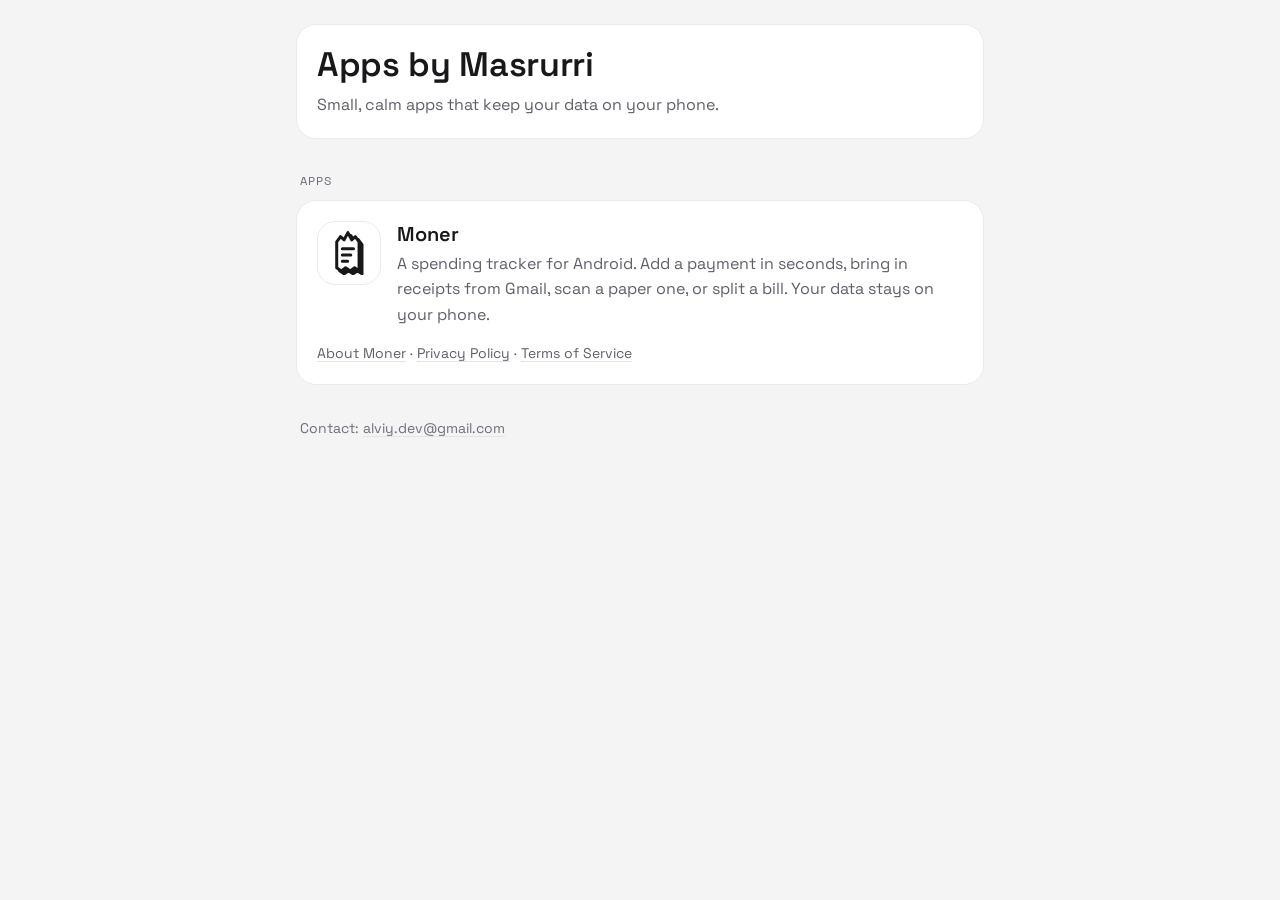
<file: index.html>
<!doctype html>
<html lang="en">
<head>
<meta charset="utf-8">
<meta name="viewport" content="width=device-width, initial-scale=1">
<title>Masrurri · Apps</title>
<meta name="description" content="Apps by Masrurri.">
<link rel="icon" href="moner/assets/icon.svg" type="image/svg+xml">
<link rel="preconnect" href="https://fonts.googleapis.com">
<link rel="preconnect" href="https://fonts.gstatic.com" crossorigin>
<link href="https://fonts.googleapis.com/css2?family=Space+Grotesk:wght@400;500;600&family=Space+Mono&display=swap" rel="stylesheet">
<link rel="stylesheet" href="assets/style.css">
</head>
<body>
<main>
  <!-- One card per app; each app lives in its own folder (/moner/, ...) with its home, privacy and terms pages. -->
  <section class="card intro">
    <h1>Apps by Masrurri</h1>
    <p class="muted" style="margin-top:8px">Small, calm apps that keep your data on your phone.</p>
  </section>

  <div class="label">Apps</div>
  <section class="card">
    <a class="row" href="moner/" style="padding:0;text-decoration:none">
      <span class="app-icon lg"><img src="moner/assets/icon.svg" alt="Moner icon"></span>
      <div><h2>Moner</h2>
        <p>A spending tracker for Android. Add a payment in seconds, bring in receipts from Gmail, scan a paper one, or split a
          bill. Your data stays on your phone.</p></div>
    </a>
    <p class="muted" style="margin:14px 0 0;font-size:14px">
      <a href="moner/">About Moner</a> · <a href="moner/privacy.html">Privacy Policy</a> · <a href="moner/terms.html">Terms of Service</a>
    </p>
  </section>

  <footer>
    <span>Contact: <a href="mailto:alviy.dev@gmail.com">alviy.dev@gmail.com</a></span>
  </footer>
</main>
</body>
</html>
</file>
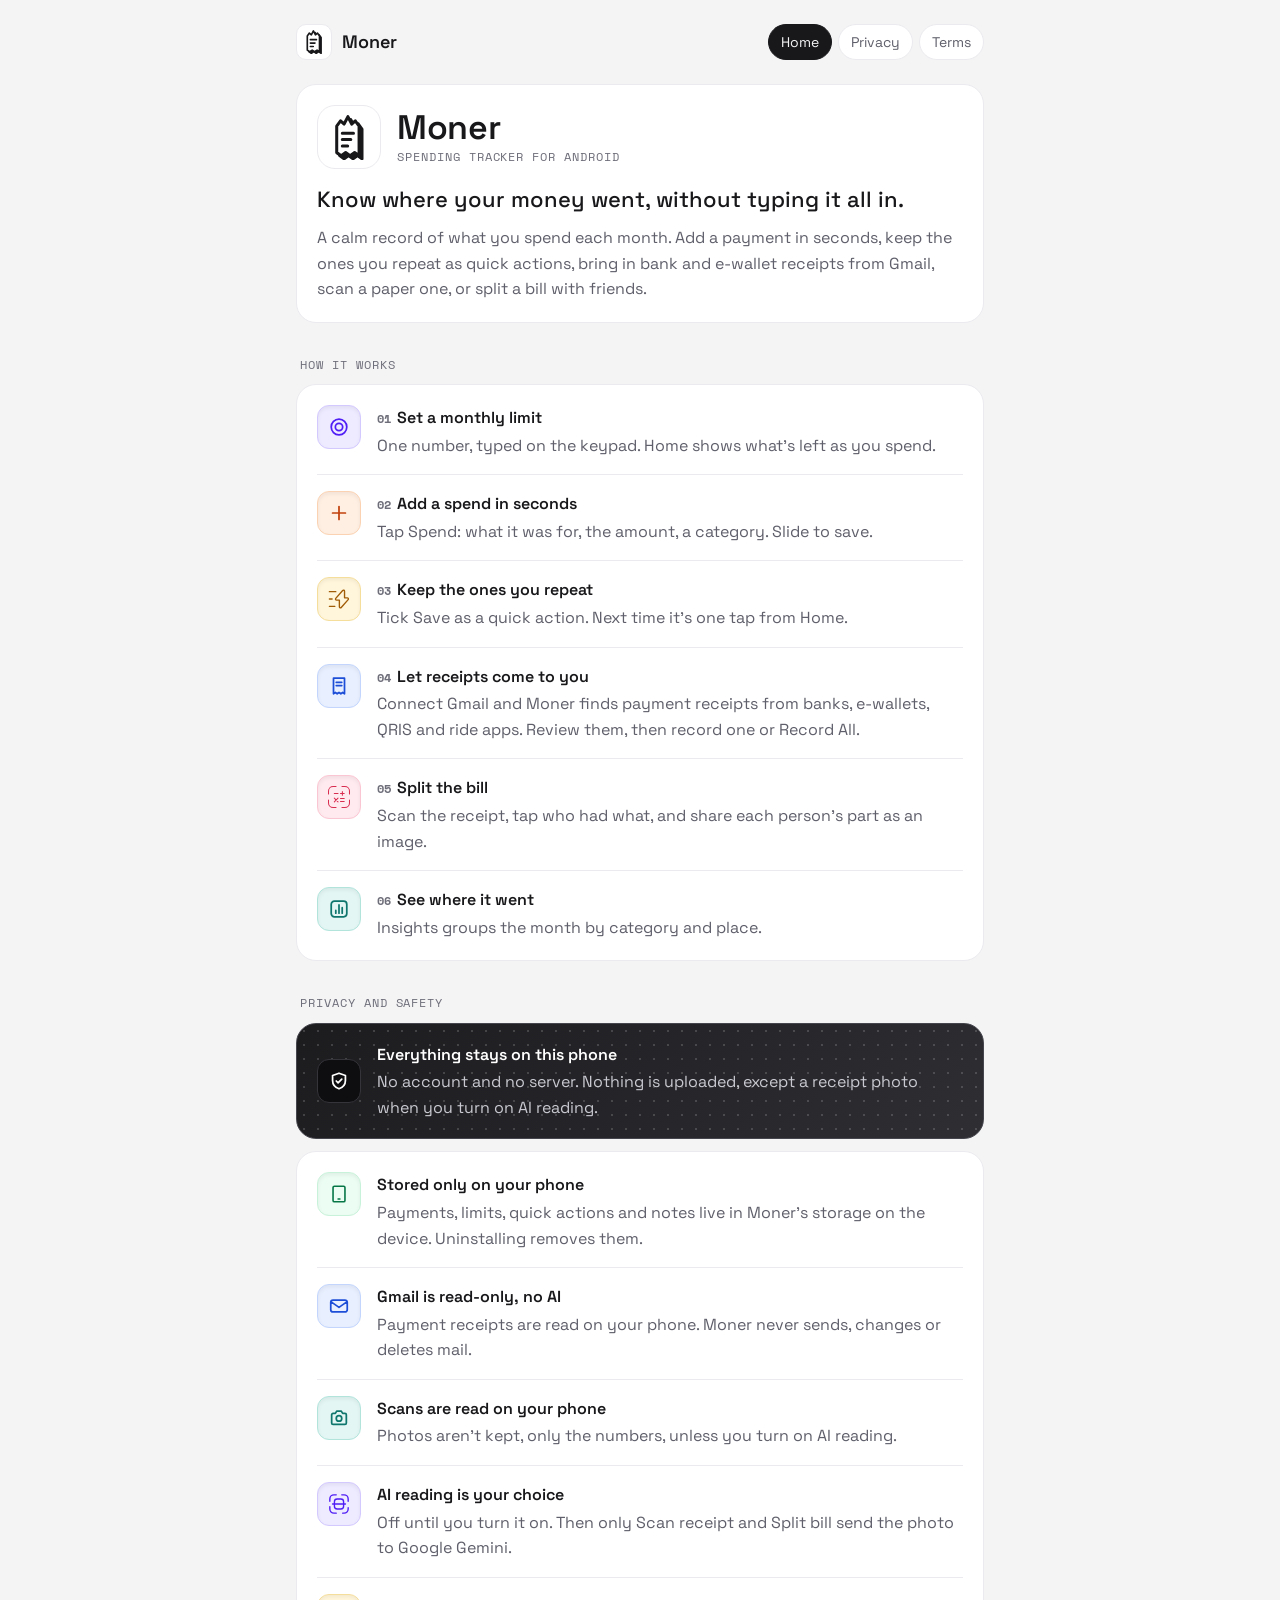
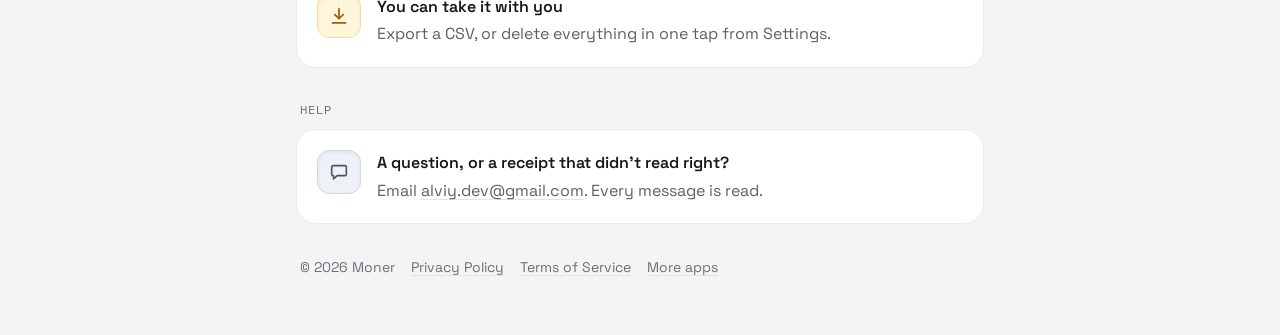
<file: moner/index.html>
<!doctype html>
<html lang="en">
<head>
<meta charset="utf-8">
<meta name="viewport" content="width=device-width, initial-scale=1">
<title>Moner · Spending tracker for Android</title>
<meta name="description" content="Moner is a calm spending tracker for Android. Add a payment in seconds, bring in receipts from Gmail, scan a paper one, or split a bill. Your data stays on your phone.">
<link rel="icon" href="assets/icon.svg" type="image/svg+xml">
<link rel="preconnect" href="https://fonts.googleapis.com">
<link rel="preconnect" href="https://fonts.gstatic.com" crossorigin>
<link href="https://fonts.googleapis.com/css2?family=Space+Grotesk:wght@400;500;600&family=Space+Mono&display=swap" rel="stylesheet">
<link rel="stylesheet" href="../assets/style.css">
</head>
<body>
<main>
  <header class="top">
    <a class="brand" href="./"><span class="app-icon sm"><img src="assets/icon.svg" alt=""></span>Moner</a>
    <nav aria-label="Moner pages">
      <a href="./" aria-current="page">Home</a>
      <a href="privacy.html">Privacy</a>
      <a href="terms.html">Terms</a>
    </nav>
  </header>

  <section class="card intro">
    <div class="head">
      <span class="app-icon lg"><img src="assets/icon.svg" alt="Moner icon"></span>
      <div>
        <h1>Moner</h1>
        <div class="kicker">Spending tracker for Android</div>
      </div>
    </div>
    <p class="tagline">Know where your money went, without typing it all in.</p>
    <p class="muted">A calm record of what you spend each month. Add a payment in seconds, keep the ones you repeat as quick
      actions, bring in bank and e-wallet receipts from Gmail, scan a paper one, or split a bill with friends.</p>
  </section>

  <div class="label">How it works</div>
  <section class="card rows">
    <div class="row">
      <span class="tile t-purple"><svg viewBox="0 0 24 24" fill="none" stroke="currentColor" stroke-linecap="round" stroke-linejoin="round" aria-hidden="true"><path d="M3.5,12a8.5,8.5 0,1 0,17 0a8.5,8.5 0,1 0,-17 0M8,12a4,4 0,1 0,8 0a4,4 0,1 0,-8 0" stroke-width="1.9"/></svg></span>
      <div><h3><span class="num">01</span>Set a monthly limit</h3>
        <p>One number, typed on the keypad. Home shows what's left as you spend.</p></div>
    </div>
    <div class="row">
      <span class="tile t-orange"><svg viewBox="0 0 24 24" fill="none" stroke="currentColor" stroke-linecap="round" stroke-linejoin="round" aria-hidden="true"><path d="M12,5v14M5,12h14" stroke-width="1.9"/></svg></span>
      <div><h3><span class="num">02</span>Add a spend in seconds</h3>
        <p>Tap Spend: what it was for, the amount, a category. Slide to save.</p></div>
    </div>
    <div class="row">
      <span class="tile t-amber"><svg viewBox="0 0 24 24" fill="none" stroke="currentColor" stroke-linecap="round" stroke-linejoin="round" aria-hidden="true"><path d="M9.32,13.28H12.41V20.48C12.41,21.54 13.73,22.04 14.43,21.24L22,12.64C22.66,11.89 22.13,10.72 21.13,10.72H18.04V3.52C18.04,2.46 16.72,1.96 16.02,2.76L8.45,11.36C7.8,12.11 8.33,13.28 9.32,13.28Z" stroke-width="1.5"/><path d="M8.5,4H1.5" stroke-width="1.5"/><path d="M7.5,20H1.5" stroke-width="1.5"/><path d="M4.5,12H1.5" stroke-width="1.5"/></svg></span>
      <div><h3><span class="num">03</span>Keep the ones you repeat</h3>
        <p>Tick Save as a quick action. Next time it's one tap from Home.</p></div>
    </div>
    <div class="row">
      <span class="tile t-blue"><svg viewBox="0 0 24 24" fill="none" stroke="currentColor" stroke-linecap="round" stroke-linejoin="round" aria-hidden="true"><path d="M6,3.5h12v17l-2,-1.4 -2,1.4 -2,-1.4 -2,1.4 -2,-1.4 -2,1.4zM9,8h6M9,11.5h6" stroke-width="1.9"/></svg></span>
      <div><h3><span class="num">04</span>Let receipts come to you</h3>
        <p>Connect Gmail and Moner finds payment receipts from banks, e-wallets, QRIS and ride apps. Review them, then record
          one or Record All.</p></div>
    </div>
    <div class="row">
      <span class="tile t-pink"><svg viewBox="0 0 43 43" fill="none" stroke="currentColor" stroke-linecap="round" stroke-linejoin="round" aria-hidden="true"><path d="M24.4209,14.6396H31.7009M12.2998,14.6401H19.5798M24.4209,24.3301H31.7009M24.4209,30.3896H31.7009M28.0894,18.27V11M12.2998,31L19.5798,23.73M19.5798,31L12.2998,23.73" stroke-width="2"/><path d="M1,27.25V33C1,37.9706 5.02944,42 10,42H15.75M1,15.75V10C1,5.02944 5.02944,1 10,1H15.75M27.25,1H33C37.9706,1 42,5.02944 42,10V15.75M42,27.25V33C42,37.9706 37.9706,42 33,42H27.25" stroke-width="2"/></svg></span>
      <div><h3><span class="num">05</span>Split the bill</h3>
        <p>Scan the receipt, tap who had what, and share each person's part as an image.</p></div>
    </div>
    <div class="row">
      <span class="tile t-teal"><svg viewBox="0 0 24 24" fill="none" stroke="currentColor" stroke-linecap="round" stroke-linejoin="round" aria-hidden="true"><path d="M7,3.5h10A3.5,3.5 0,0 1,20.5 7v10a3.5,3.5 0,0 1,-3.5 3.5H7A3.5,3.5 0,0 1,3.5 17V7A3.5,3.5 0,0 1,7 3.5zM8.5,16.5v-3M12,16.5v-9M15.5,16.5v-6" stroke-width="1.9"/></svg></span>
      <div><h3><span class="num">06</span>See where it went</h3>
        <p>Insights groups the month by category and place.</p></div>
    </div>
  </section>

  <div class="label">Privacy and safety</div>
  <section class="dotted">
    <span class="well"><svg viewBox="0 0 24 24" fill="none" stroke="currentColor" stroke-linecap="round" stroke-linejoin="round" aria-hidden="true"><path d="M12,3.5 L19,6v5.5c0,4.2 -2.9,7.6 -7,9 -4.1,-1.4 -7,-4.8 -7,-9V6zM9,12l2,2 4,-4" stroke-width="1.9"/></svg></span>
    <div><h3>Everything stays on this phone</h3>
      <p>No account and no server. Nothing is uploaded, except a receipt photo when you turn on AI reading.</p></div>
  </section>
  <section class="card rows">
    <div class="row">
      <span class="tile t-green"><svg viewBox="0 0 24 24" fill="none" stroke="currentColor" stroke-linecap="round" stroke-linejoin="round" aria-hidden="true"><path d="M7,3.5h10a1.5,1.5 0,0 1,1.5 1.5v14a1.5,1.5 0,0 1,-1.5 1.5H7A1.5,1.5 0,0 1,5.5 19V5A1.5,1.5 0,0 1,7 3.5zM11,17.5h2" stroke-width="1.75"/></svg></span>
      <div><h3>Stored only on your phone</h3>
        <p>Payments, limits, quick actions and notes live in Moner's storage on the device. Uninstalling removes them.</p></div>
    </div>
    <div class="row">
      <span class="tile t-blue"><svg viewBox="0 0 24 24" fill="none" stroke="currentColor" stroke-linecap="round" stroke-linejoin="round" aria-hidden="true"><path d="M5.5,5.5h13A2.5,2.5 0,0 1,21 8v8a2.5,2.5 0,0 1,-2.5 2.5h-13A2.5,2.5 0,0 1,3 16V8a2.5,2.5 0,0 1,2.5 -2.5zM3.5,7.5l8.5,6 8.5,-6" stroke-width="1.9"/></svg></span>
      <div><h3>Gmail is read-only, no AI</h3>
        <p>Payment receipts are read on your phone. Moner never sends, changes or deletes mail.</p></div>
    </div>
    <div class="row">
      <span class="tile t-teal"><svg viewBox="0 0 24 24" fill="none" stroke="currentColor" stroke-linecap="round" stroke-linejoin="round" aria-hidden="true"><path d="M4,8.5A1.5,1.5 0,0 1,5.5 7H8l1.5,-2.5h5L16,7h2.5A1.5,1.5 0,0 1,20 8.5v9a1.5,1.5 0,0 1,-1.5 1.5h-13A1.5,1.5 0,0 1,4 17.5zM9,12.5a3,3 0,1 0,6 0a3,3 0,1 0,-6 0" stroke-width="1.9"/></svg></span>
      <div><h3>Scans are read on your phone</h3>
        <p>Photos aren't kept, only the numbers, unless you turn on AI reading.</p></div>
    </div>
    <div class="row">
      <span class="tile t-purple"><svg viewBox="0 0 24 24" fill="none" stroke="currentColor" stroke-linecap="round" stroke-linejoin="round" aria-hidden="true"><path d="M2,9V6.5C2,4.01 4.01,2 6.5,2H9" stroke-width="1.5"/><path d="M15,2H17.5C19.99,2 22,4.01 22,6.5V9" stroke-width="1.5"/><path d="M22,16V17.5C22,19.99 19.99,22 17.5,22H16" stroke-width="1.5"/><path d="M9,22H6.5C4.01,22 2,19.99 2,17.5V15" stroke-width="1.5"/><path d="M17,9.5V14.5C17,16.5 16,17.5 14,17.5H10C8,17.5 7,16.5 7,14.5V9.5C7,7.5 8,6.5 10,6.5H14C16,6.5 17,7.5 17,9.5Z" stroke-width="1.5"/><path d="M19,12H5" stroke-width="1.5"/></svg></span>
      <div><h3>AI reading is your choice</h3>
        <p>Off until you turn it on. Then only Scan receipt and Split bill send the photo to Google Gemini.</p></div>
    </div>
    <div class="row">
      <span class="tile t-amber"><svg viewBox="0 0 24 24" fill="none" stroke="currentColor" stroke-linecap="round" stroke-linejoin="round" aria-hidden="true"><path d="M12,4v11M7.5,10.5 L12,15l4.5,-4.5M5,19.5h14" stroke-width="1.9"/></svg></span>
      <div><h3>You can take it with you</h3>
        <p>Export a CSV, or delete everything in one tap from Settings.</p></div>
    </div>
  </section>

  <div class="label">Help</div>
  <section class="card">
    <div class="row" style="padding:0">
      <span class="tile t-slate"><svg viewBox="0 0 24 24" fill="none" stroke="currentColor" stroke-linecap="round" stroke-linejoin="round" aria-hidden="true"><path d="M4,6.5A1.5,1.5 0,0 1,5.5 5h13A1.5,1.5 0,0 1,20 6.5v8a1.5,1.5 0,0 1,-1.5 1.5H10l-4,3.5V16h-0.5A1.5,1.5 0,0 1,4 14.5z" stroke-width="1.75"/></svg></span>
      <div><h3>A question, or a receipt that didn't read right?</h3>
        <p>Email <a href="mailto:alviy.dev@gmail.com">alviy.dev@gmail.com</a>. Every message is read.</p></div>
    </div>
  </section>

  <footer>
    <span>© 2026 Moner</span>
    <a href="privacy.html">Privacy Policy</a>
    <a href="terms.html">Terms of Service</a>
    <a href="../">More apps</a>
  </footer>
</main>
</body>
</html>
</file>
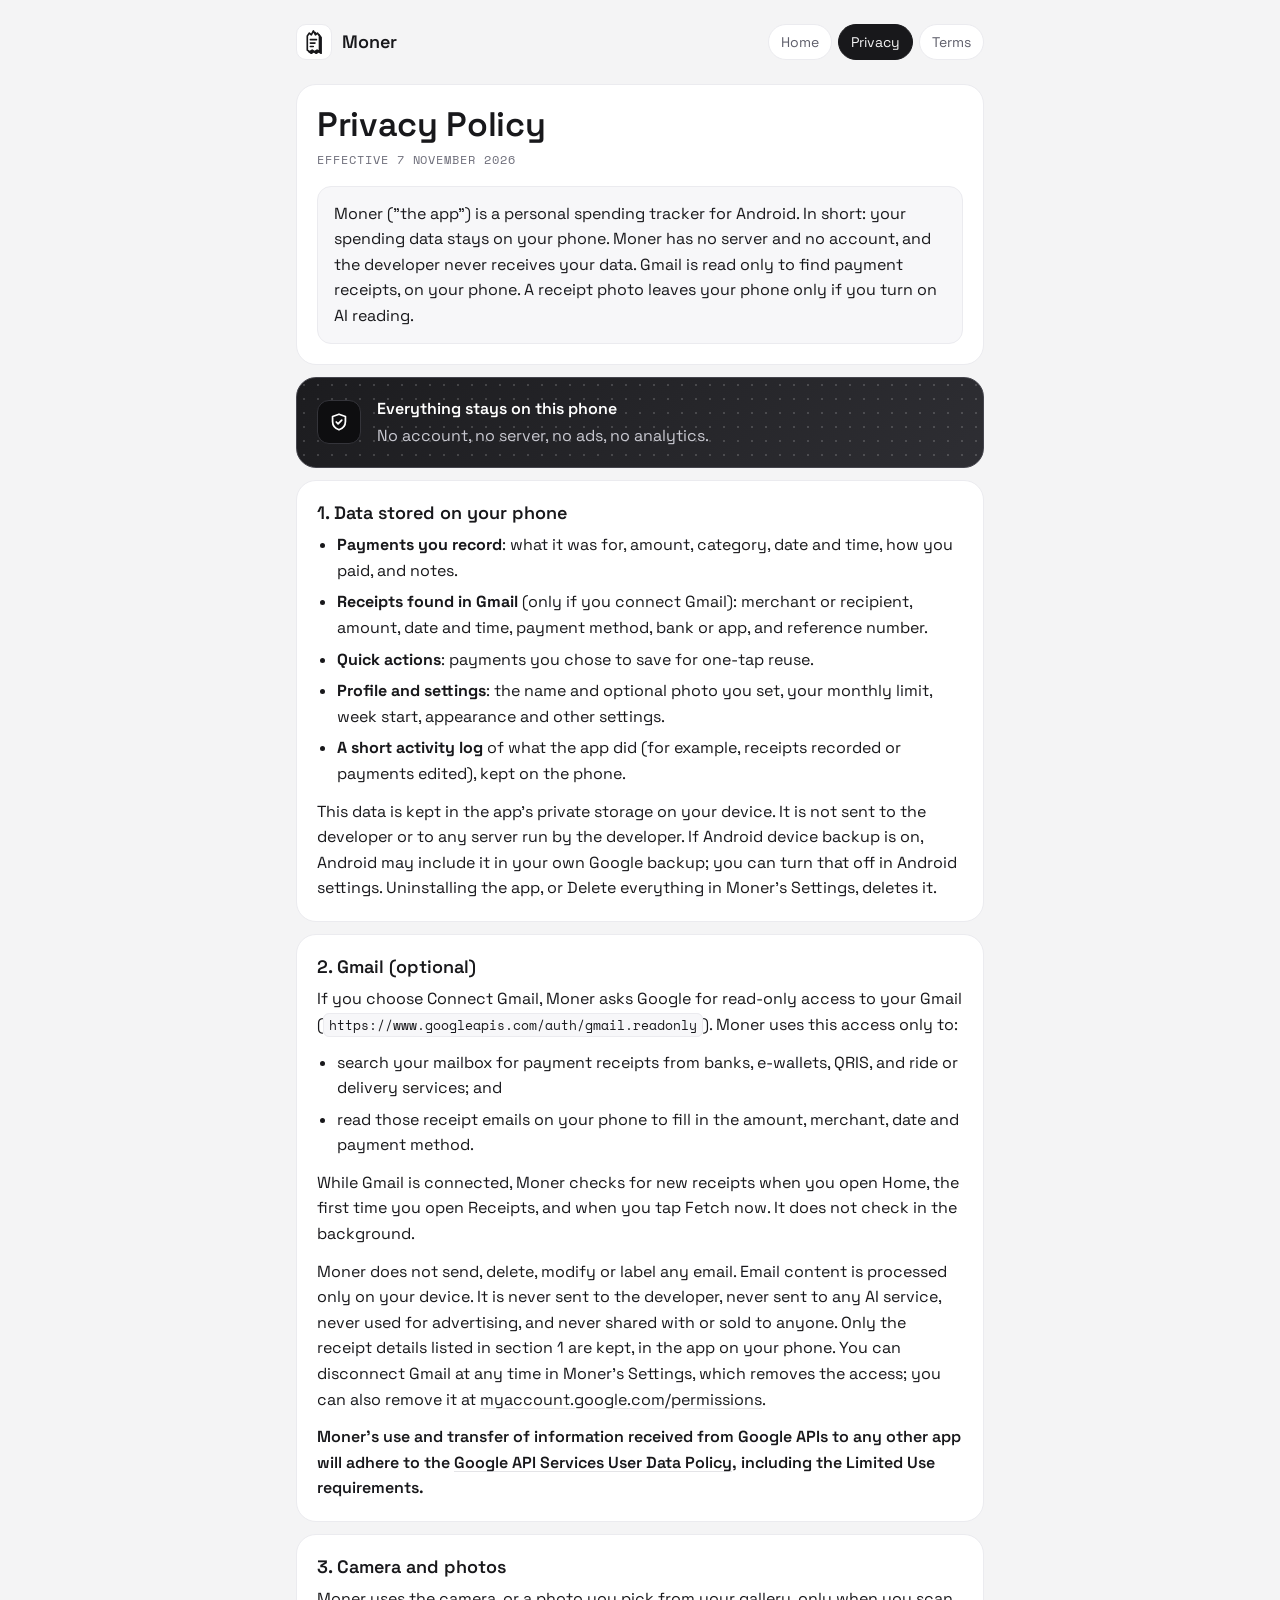
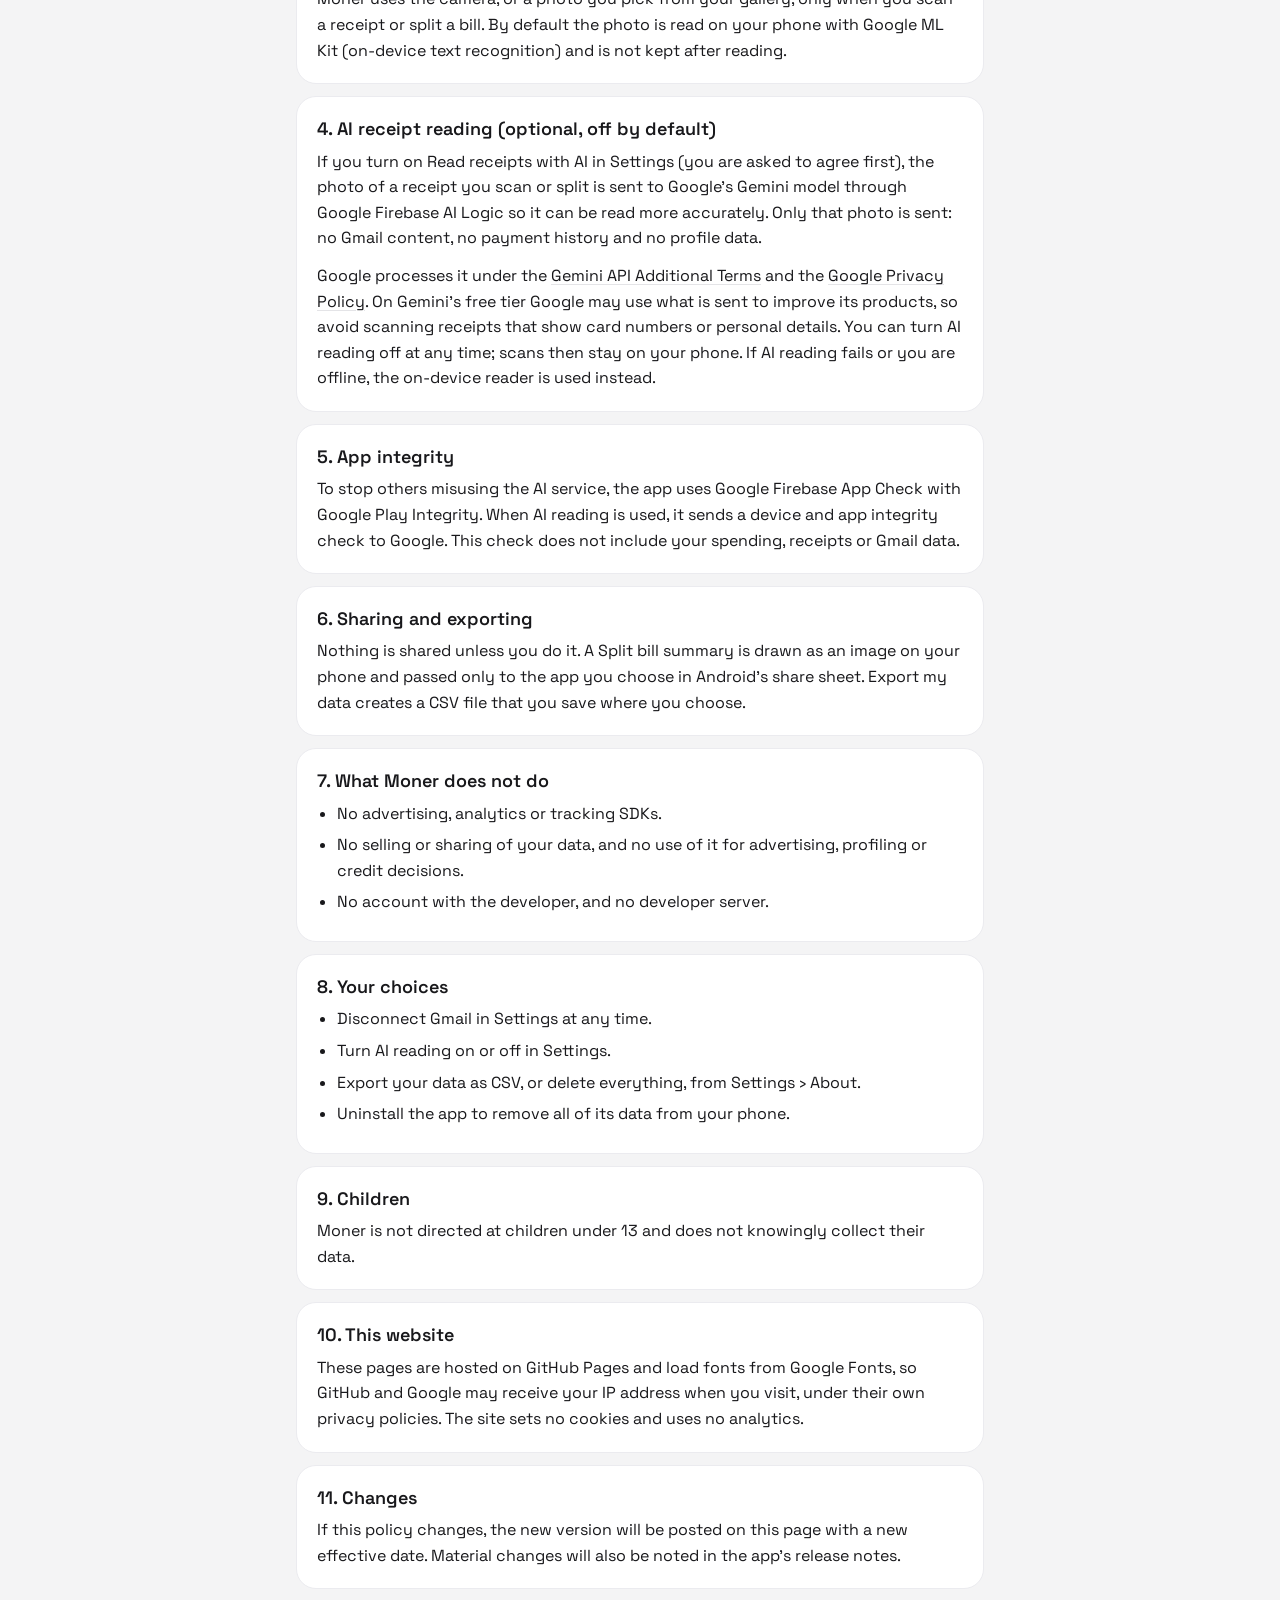
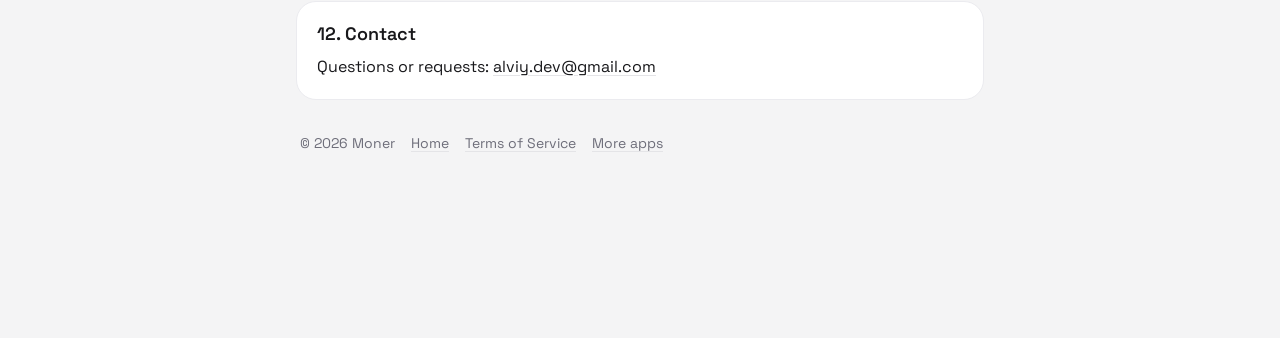
<file: privacy.html>
<!doctype html>
<html lang="en">
<head>
<meta charset="utf-8">
<meta name="viewport" content="width=device-width, initial-scale=1">
<title>Moner Privacy Policy</title>
<!-- Moved to /moner/privacy.html; kept so links already given out (and the OAuth consent screen) still work. -->
<link rel="canonical" href="https://masrurri.github.io/moner/privacy.html">
<meta http-equiv="refresh" content="0; url=moner/privacy.html">
</head>
<body>
<p>The Moner Privacy Policy has moved to <a href="moner/privacy.html">masrurri.github.io/moner/privacy.html</a>.</p>
</body>
</html>
</file>
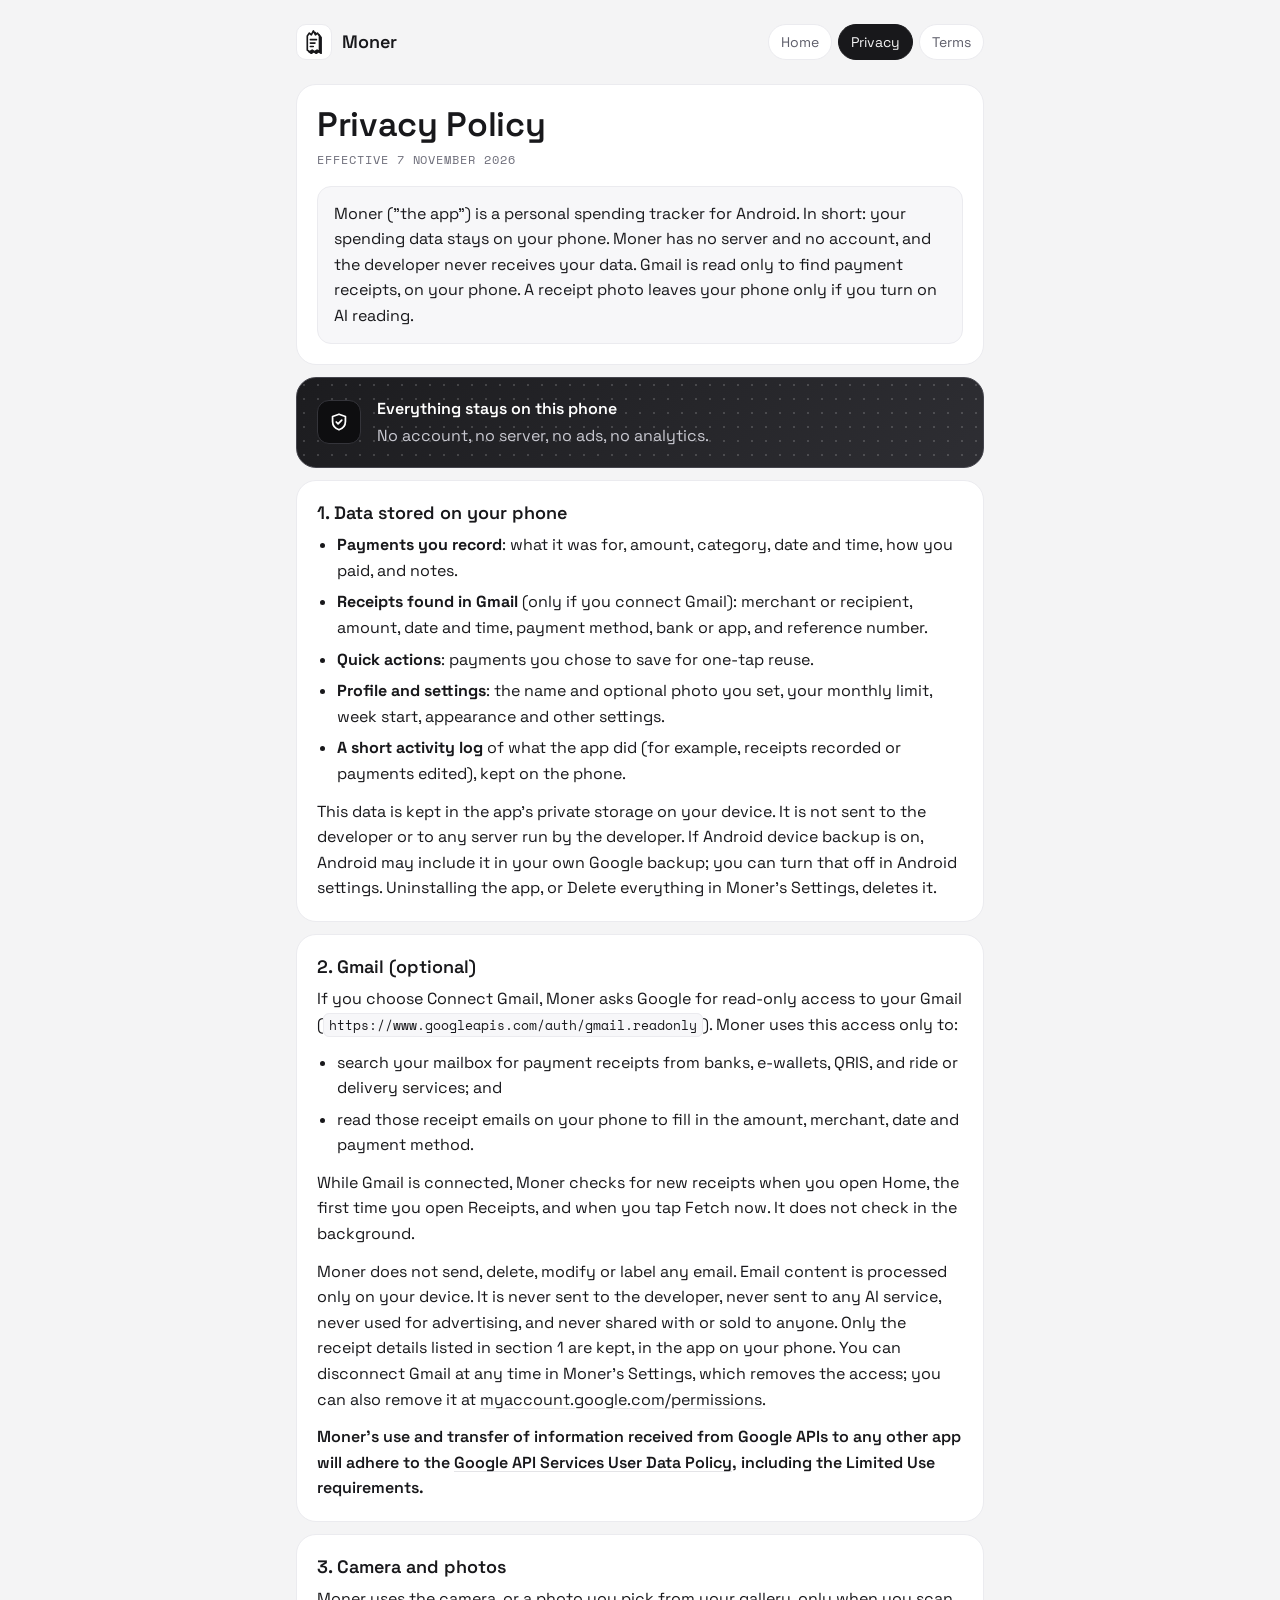
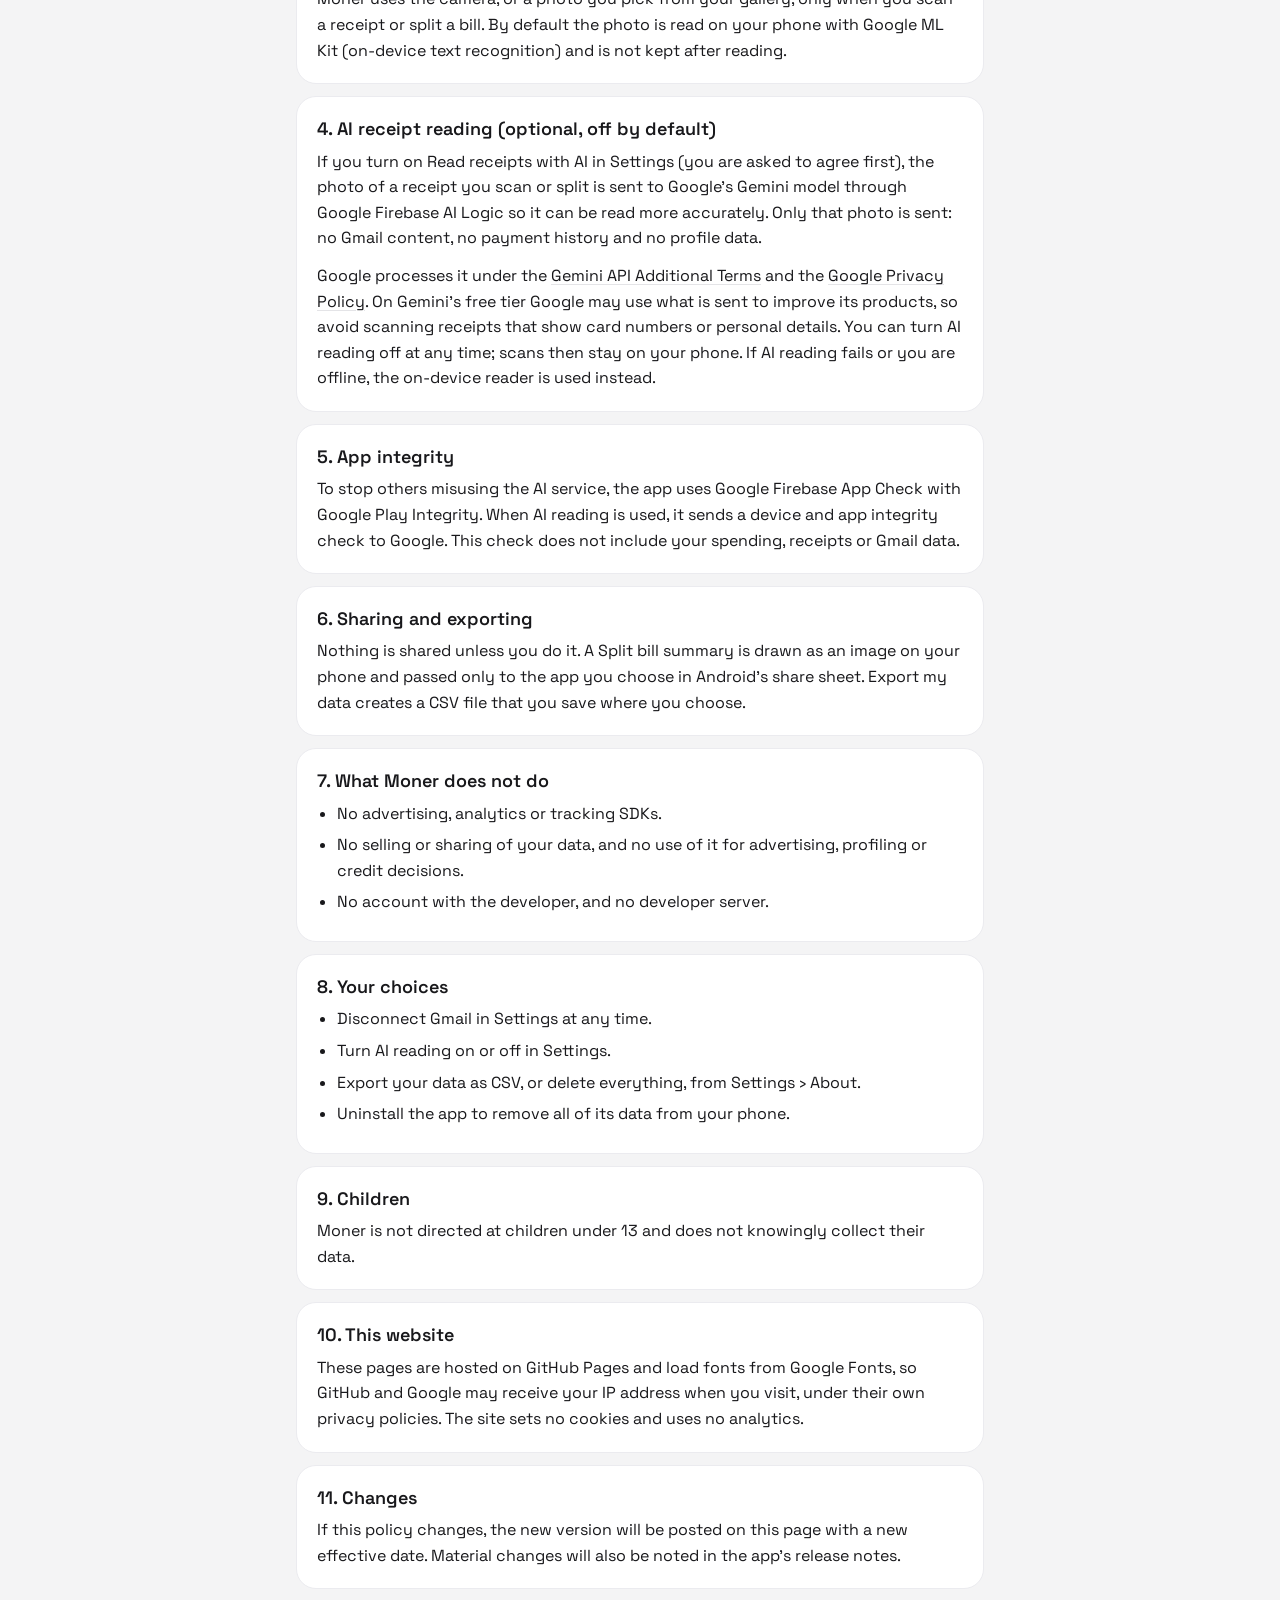
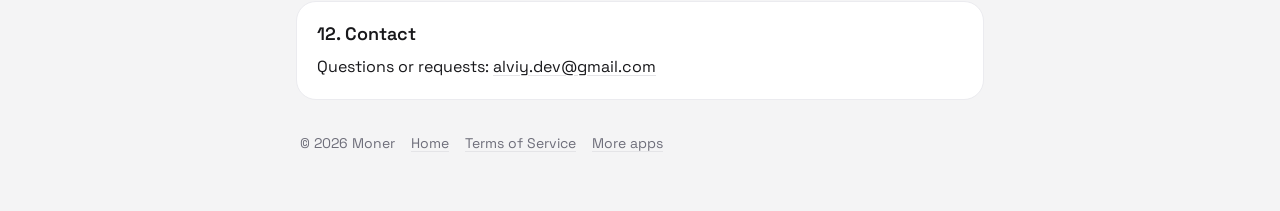
<file: moner/privacy.html>
<!doctype html>
<html lang="en">
<head>
<meta charset="utf-8">
<meta name="viewport" content="width=device-width, initial-scale=1">
<title>Moner Privacy Policy</title>
<meta name="description" content="What data Moner uses, where it goes, and the choices you have. Your spending data stays on your phone.">
<link rel="icon" href="assets/icon.svg" type="image/svg+xml">
<link rel="preconnect" href="https://fonts.googleapis.com">
<link rel="preconnect" href="https://fonts.gstatic.com" crossorigin>
<link href="https://fonts.googleapis.com/css2?family=Space+Grotesk:wght@400;500;600&family=Space+Mono&display=swap" rel="stylesheet">
<link rel="stylesheet" href="../assets/style.css">
</head>
<body>
<main class="doc">
  <header class="top">
    <a class="brand" href="./"><span class="app-icon sm"><img src="assets/icon.svg" alt=""></span>Moner</a>
    <nav aria-label="Moner pages">
      <a href="./">Home</a>
      <a href="privacy.html" aria-current="page">Privacy</a>
      <a href="terms.html">Terms</a>
    </nav>
  </header>

  <section class="card">
    <h1>Privacy Policy</h1>
    <div class="label" style="margin:6px 0 0">Effective 7 November 2026</div>
    <div class="summary">
      <p>Moner ("the app") is a personal spending tracker for Android. In short: your spending data stays on your phone.
        Moner has no server and no account, and the developer never receives your data. Gmail is read only to find payment
        receipts, on your phone. A receipt photo leaves your phone only if you turn on AI reading.</p>
    </div>
  </section>

  <section class="dotted">
    <span class="well"><svg viewBox="0 0 24 24" fill="none" stroke="currentColor" stroke-linecap="round" stroke-linejoin="round" aria-hidden="true"><path d="M12,3.5 L19,6v5.5c0,4.2 -2.9,7.6 -7,9 -4.1,-1.4 -7,-4.8 -7,-9V6zM9,12l2,2 4,-4" stroke-width="1.9"/></svg></span>
    <div><h3>Everything stays on this phone</h3>
      <p>No account, no server, no ads, no analytics.</p></div>
  </section>

  <section class="card">
    <h2>1. Data stored on your phone</h2>
    <ul>
      <li><strong>Payments you record</strong>: what it was for, amount, category, date and time, how you paid, and notes.</li>
      <li><strong>Receipts found in Gmail</strong> (only if you connect Gmail): merchant or recipient, amount, date and time,
        payment method, bank or app, and reference number.</li>
      <li><strong>Quick actions</strong>: payments you chose to save for one-tap reuse.</li>
      <li><strong>Profile and settings</strong>: the name and optional photo you set, your monthly limit, week start, appearance
        and other settings.</li>
      <li><strong>A short activity log</strong> of what the app did (for example, receipts recorded or payments edited), kept
        on the phone.</li>
    </ul>
    <p>This data is kept in the app's private storage on your device. It is not sent to the developer or to any server run by
      the developer. If Android device backup is on, Android may include it in your own Google backup; you can turn that off in
      Android settings. Uninstalling the app, or Delete everything in Moner's Settings, deletes it.</p>
  </section>

  <section class="card">
    <h2>2. Gmail (optional)</h2>
    <p>If you choose Connect Gmail, Moner asks Google for read-only access to your Gmail
      (<code>https://www.googleapis.com/auth/gmail.readonly</code>). Moner uses this access only to:</p>
    <ul>
      <li>search your mailbox for payment receipts from banks, e-wallets, QRIS, and ride or delivery services; and</li>
      <li>read those receipt emails on your phone to fill in the amount, merchant, date and payment method.</li>
    </ul>
    <p>While Gmail is connected, Moner checks for new receipts when you open Home, the first time you open Receipts, and when
      you tap Fetch now. It does not check in the background.</p>
    <p>Moner does not send, delete, modify or label any email. Email content is processed only on your device. It is never
      sent to the developer, never sent to any AI service, never used for advertising, and never shared with or sold to anyone.
      Only the receipt details listed in section 1 are kept, in the app on your phone. You can disconnect Gmail at any time in
      Moner's Settings, which removes the access; you can also remove it at
      <a href="https://myaccount.google.com/permissions">myaccount.google.com/permissions</a>.</p>
    <p class="important">Moner's use and transfer of information received from Google APIs to any other app will adhere to the
      <a href="https://developers.google.com/terms/api-services-user-data-policy">Google API Services User Data Policy</a>,
      including the Limited Use requirements.</p>
  </section>

  <section class="card">
    <h2>3. Camera and photos</h2>
    <p>Moner uses the camera, or a photo you pick from your gallery, only when you scan a receipt or split a bill. By default
      the photo is read on your phone with Google ML Kit (on-device text recognition) and is not kept after reading.</p>
  </section>

  <section class="card">
    <h2>4. AI receipt reading (optional, off by default)</h2>
    <p>If you turn on Read receipts with AI in Settings (you are asked to agree first), the photo of a receipt you scan or split
      is sent to Google's Gemini model through Google Firebase AI Logic so it can be read more accurately. Only that photo is
      sent: no Gmail content, no payment history and no profile data.</p>
    <p>Google processes it under the <a href="https://ai.google.dev/gemini-api/terms">Gemini API Additional Terms</a> and the
      <a href="https://policies.google.com/privacy">Google Privacy Policy</a>. On Gemini's free tier Google may use what is
      sent to improve its products, so avoid scanning receipts that show card numbers or personal details. You can turn AI
      reading off at any time; scans then stay on your phone. If AI reading fails or you are offline, the on-device reader is
      used instead.</p>
  </section>

  <section class="card">
    <h2>5. App integrity</h2>
    <p>To stop others misusing the AI service, the app uses Google Firebase App Check with Google Play Integrity. When AI reading
      is used, it sends a device and app integrity check to Google. This check does not include your spending, receipts or
      Gmail data.</p>
  </section>

  <section class="card">
    <h2>6. Sharing and exporting</h2>
    <p>Nothing is shared unless you do it. A Split bill summary is drawn as an image on your phone and passed only to the app
      you choose in Android's share sheet. Export my data creates a CSV file that you save where you choose.</p>
  </section>

  <section class="card">
    <h2>7. What Moner does not do</h2>
    <ul>
      <li>No advertising, analytics or tracking SDKs.</li>
      <li>No selling or sharing of your data, and no use of it for advertising, profiling or credit decisions.</li>
      <li>No account with the developer, and no developer server.</li>
    </ul>
  </section>

  <section class="card">
    <h2>8. Your choices</h2>
    <ul>
      <li>Disconnect Gmail in Settings at any time.</li>
      <li>Turn AI reading on or off in Settings.</li>
      <li>Export your data as CSV, or delete everything, from Settings › About.</li>
      <li>Uninstall the app to remove all of its data from your phone.</li>
    </ul>
  </section>

  <section class="card">
    <h2>9. Children</h2>
    <p>Moner is not directed at children under 13 and does not knowingly collect their data.</p>
  </section>

  <section class="card">
    <h2>10. This website</h2>
    <p>These pages are hosted on GitHub Pages and load fonts from Google Fonts, so GitHub and Google may receive your IP address
      when you visit, under their own privacy policies. The site sets no cookies and uses no analytics.</p>
  </section>

  <section class="card">
    <h2>11. Changes</h2>
    <p>If this policy changes, the new version will be posted on this page with a new effective date. Material changes will
      also be noted in the app's release notes.</p>
  </section>

  <section class="card">
    <h2>12. Contact</h2>
    <p>Questions or requests: <a href="mailto:alviy.dev@gmail.com">alviy.dev@gmail.com</a></p>
  </section>

  <footer>
    <span>© 2026 Moner</span>
    <a href="./">Home</a>
    <a href="terms.html">Terms of Service</a>
    <a href="../">More apps</a>
  </footer>
</main>
</body>
</html>
</file>
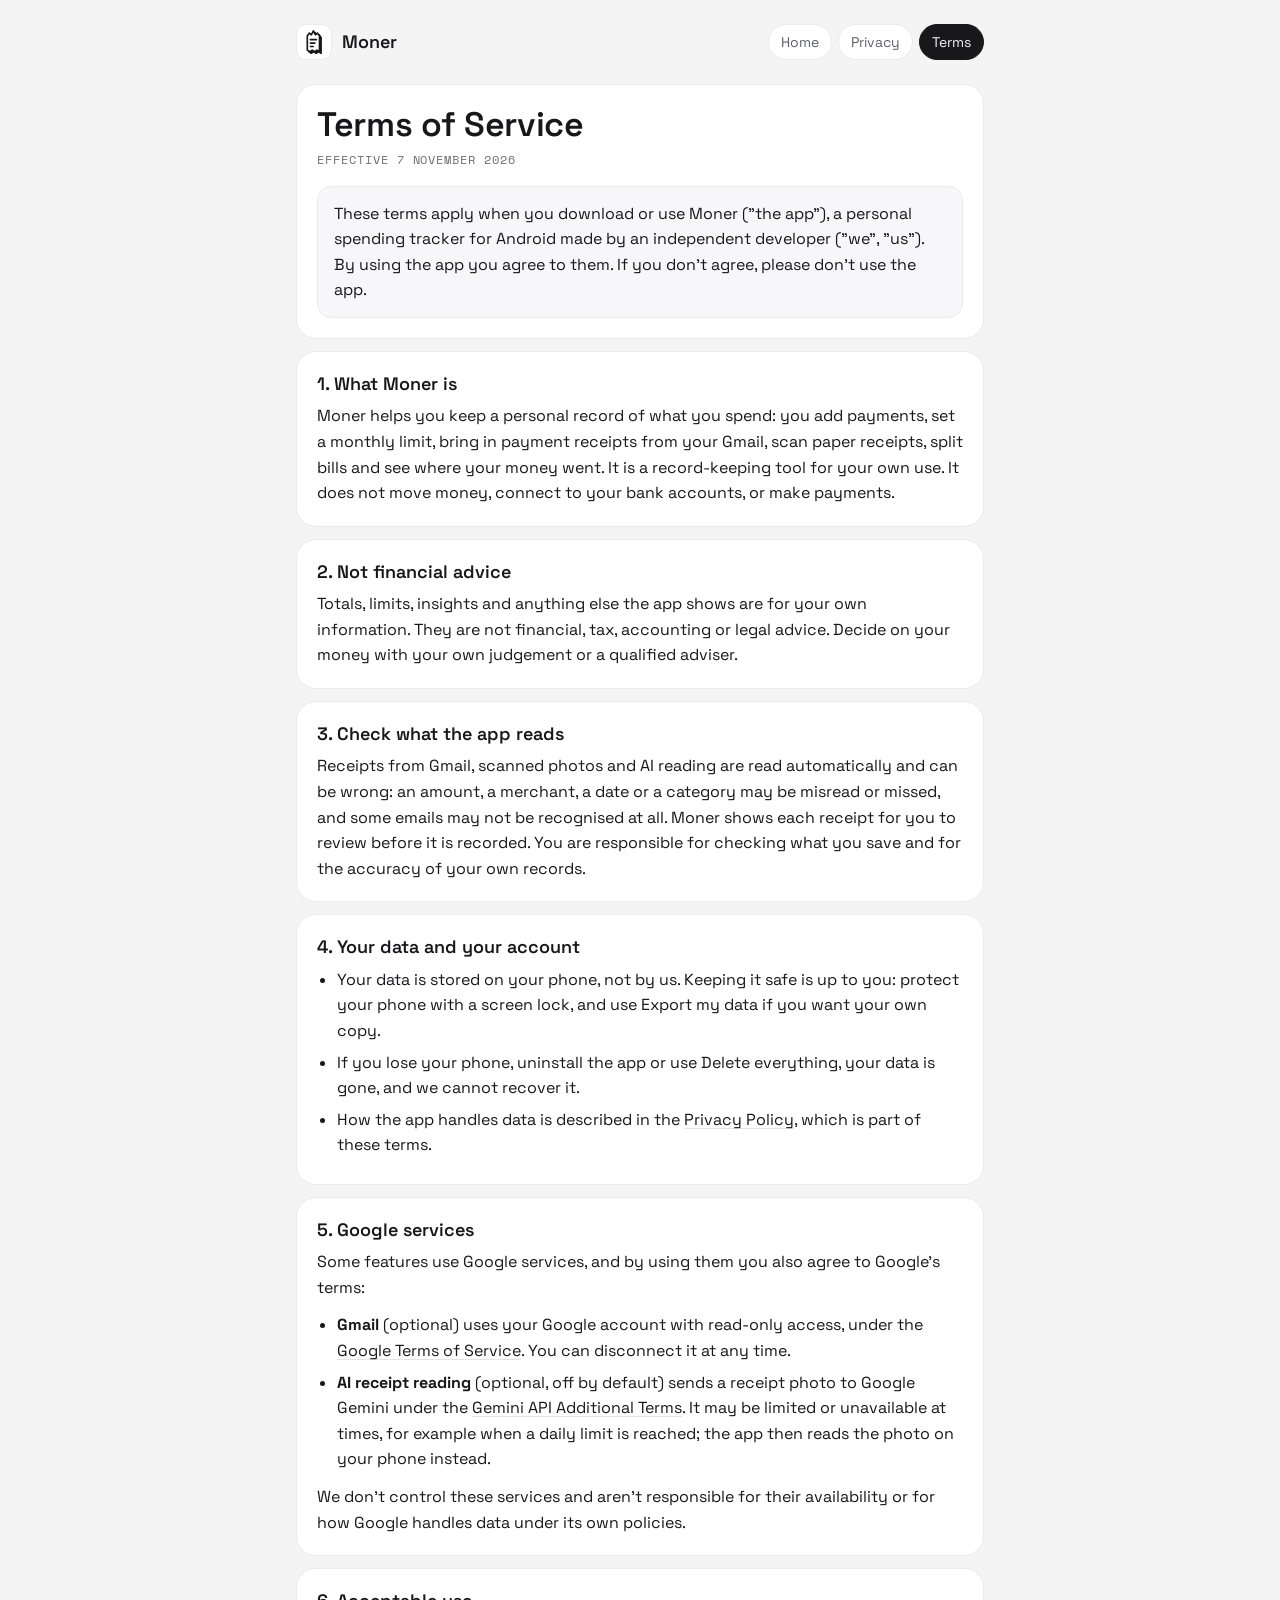
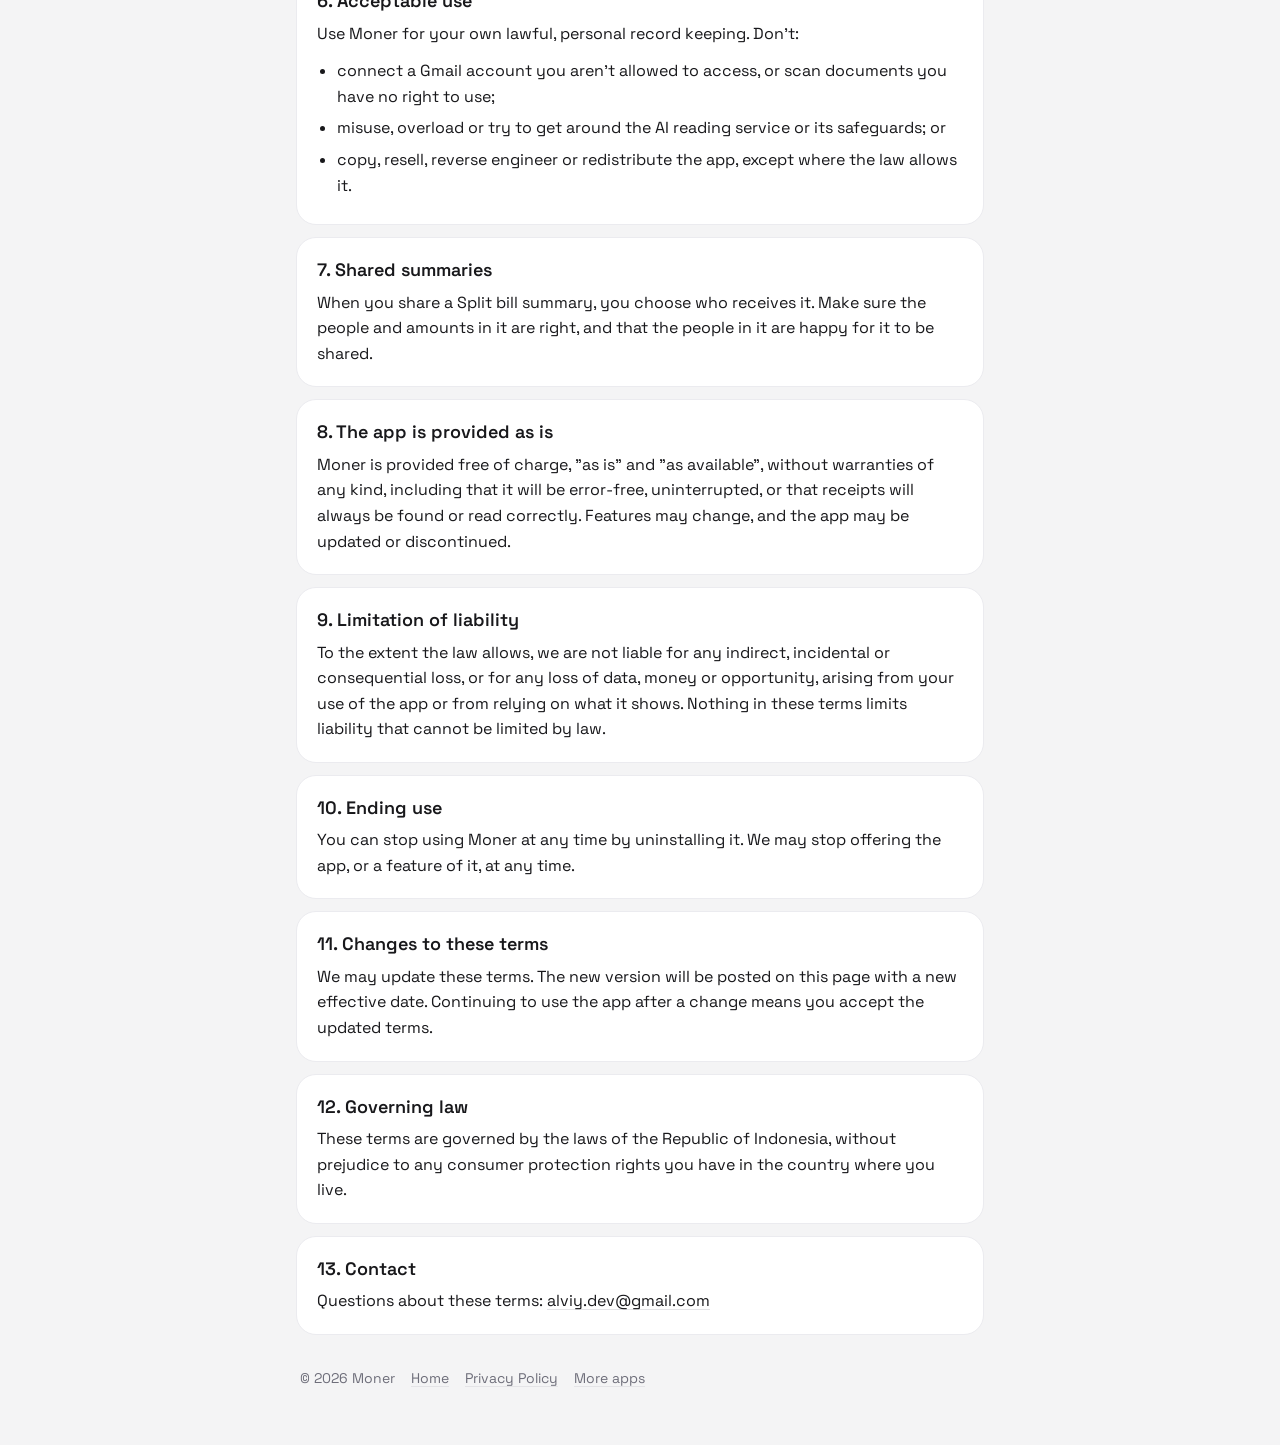
<file: moner/terms.html>
<!doctype html>
<html lang="en">
<head>
<meta charset="utf-8">
<meta name="viewport" content="width=device-width, initial-scale=1">
<title>Moner Terms of Service</title>
<meta name="description" content="The terms for using Moner, the spending tracker for Android.">
<link rel="icon" href="assets/icon.svg" type="image/svg+xml">
<link rel="preconnect" href="https://fonts.googleapis.com">
<link rel="preconnect" href="https://fonts.gstatic.com" crossorigin>
<link href="https://fonts.googleapis.com/css2?family=Space+Grotesk:wght@400;500;600&family=Space+Mono&display=swap" rel="stylesheet">
<link rel="stylesheet" href="../assets/style.css">
</head>
<body>
<main class="doc">
  <header class="top">
    <a class="brand" href="./"><span class="app-icon sm"><img src="assets/icon.svg" alt=""></span>Moner</a>
    <nav aria-label="Moner pages">
      <a href="./">Home</a>
      <a href="privacy.html">Privacy</a>
      <a href="terms.html" aria-current="page">Terms</a>
    </nav>
  </header>

  <section class="card">
    <h1>Terms of Service</h1>
    <div class="label" style="margin:6px 0 0">Effective 7 November 2026</div>
    <div class="summary">
      <p>These terms apply when you download or use Moner ("the app"), a personal spending tracker for Android made by an
        independent developer ("we", "us"). By using the app you agree to them. If you don't agree, please don't use the app.</p>
    </div>
  </section>

  <section class="card">
    <h2>1. What Moner is</h2>
    <p>Moner helps you keep a personal record of what you spend: you add payments, set a monthly limit, bring in payment
      receipts from your Gmail, scan paper receipts, split bills and see where your money went. It is a record-keeping tool for
      your own use. It does not move money, connect to your bank accounts, or make payments.</p>
  </section>

  <section class="card">
    <h2>2. Not financial advice</h2>
    <p>Totals, limits, insights and anything else the app shows are for your own information. They are not financial, tax,
      accounting or legal advice. Decide on your money with your own judgement or a qualified adviser.</p>
  </section>

  <section class="card">
    <h2>3. Check what the app reads</h2>
    <p>Receipts from Gmail, scanned photos and AI reading are read automatically and can be wrong: an amount, a merchant, a
      date or a category may be misread or missed, and some emails may not be recognised at all. Moner shows each receipt for
      you to review before it is recorded. You are responsible for checking what you save and for the accuracy of your own
      records.</p>
  </section>

  <section class="card">
    <h2>4. Your data and your account</h2>
    <ul>
      <li>Your data is stored on your phone, not by us. Keeping it safe is up to you: protect your phone with a screen lock,
        and use Export my data if you want your own copy.</li>
      <li>If you lose your phone, uninstall the app or use Delete everything, your data is gone, and we cannot recover it.</li>
      <li>How the app handles data is described in the <a href="privacy.html">Privacy Policy</a>, which is part of these terms.</li>
    </ul>
  </section>

  <section class="card">
    <h2>5. Google services</h2>
    <p>Some features use Google services, and by using them you also agree to Google's terms:</p>
    <ul>
      <li><strong>Gmail</strong> (optional) uses your Google account with read-only access, under the
        <a href="https://policies.google.com/terms">Google Terms of Service</a>. You can disconnect it at any time.</li>
      <li><strong>AI receipt reading</strong> (optional, off by default) sends a receipt photo to Google Gemini under the
        <a href="https://ai.google.dev/gemini-api/terms">Gemini API Additional Terms</a>. It may be limited or unavailable
        at times, for example when a daily limit is reached; the app then reads the photo on your phone instead.</li>
    </ul>
    <p>We don't control these services and aren't responsible for their availability or for how Google handles data under its
      own policies.</p>
  </section>

  <section class="card">
    <h2>6. Acceptable use</h2>
    <p>Use Moner for your own lawful, personal record keeping. Don't:</p>
    <ul>
      <li>connect a Gmail account you aren't allowed to access, or scan documents you have no right to use;</li>
      <li>misuse, overload or try to get around the AI reading service or its safeguards; or</li>
      <li>copy, resell, reverse engineer or redistribute the app, except where the law allows it.</li>
    </ul>
  </section>

  <section class="card">
    <h2>7. Shared summaries</h2>
    <p>When you share a Split bill summary, you choose who receives it. Make sure the people and amounts in it are right, and
      that the people in it are happy for it to be shared.</p>
  </section>

  <section class="card">
    <h2>8. The app is provided as is</h2>
    <p>Moner is provided free of charge, "as is" and "as available", without warranties of any kind, including that it will be
      error-free, uninterrupted, or that receipts will always be found or read correctly. Features may change, and the app may
      be updated or discontinued.</p>
  </section>

  <section class="card">
    <h2>9. Limitation of liability</h2>
    <p>To the extent the law allows, we are not liable for any indirect, incidental or consequential loss, or for any loss of
      data, money or opportunity, arising from your use of the app or from relying on what it shows. Nothing in these terms
      limits liability that cannot be limited by law.</p>
  </section>

  <section class="card">
    <h2>10. Ending use</h2>
    <p>You can stop using Moner at any time by uninstalling it. We may stop offering the app, or a feature of it, at any time.</p>
  </section>

  <section class="card">
    <h2>11. Changes to these terms</h2>
    <p>We may update these terms. The new version will be posted on this page with a new effective date. Continuing to use the
      app after a change means you accept the updated terms.</p>
  </section>

  <section class="card">
    <h2>12. Governing law</h2>
    <p>These terms are governed by the laws of the Republic of Indonesia, without prejudice to any consumer protection rights
      you have in the country where you live.</p>
  </section>

  <section class="card">
    <h2>13. Contact</h2>
    <p>Questions about these terms: <a href="mailto:alviy.dev@gmail.com">alviy.dev@gmail.com</a></p>
  </section>

  <footer>
    <span>© 2026 Moner</span>
    <a href="./">Home</a>
    <a href="privacy.html">Privacy Policy</a>
    <a href="../">More apps</a>
  </footer>
</main>
</body>
</html>
</file>
<file: assets/style.css>
/* Shared look for every app's pages (each app folder has its own icon): the Moner design. Page grey, white cards with a hairline edge,
   tinted icon tiles, the dark dotted card, Space Grotesk. Light and dark follow the phone. */

:root {
  --page: #F4F4F5;
  --card: #FFFFFF;
  --inset: #F7F7F9;
  --edge: #EBEBEF;
  --edge-strong: #E4E4E7;
  --ink: #18181B;
  --text-2: #5F5F6B;
  --muted: #6E6E7A;
  --dotted-start: #1C1C1F;
  --dotted-end: #2E2E33;
  --dotted-edge: #45454D;
  --dotted-dot: rgba(255, 255, 255, .16);
  --on-dotted: #FFFFFF;
  --on-dotted-2: #C9C9D1;
  --well: #0E0E10;
  --well-edge: #34343A;

  --purple: #4F1DF5; --purple-bg: #EEEAFF; --purple-edge: #D3C9FE;
  --orange: #C2410C; --orange-bg: #FFEFE3; --orange-edge: #FBD3B3;
  --amber: #A15C07;  --amber-bg: #FFF6DB;  --amber-edge: #F5DE9C;
  --blue: #1D4ED8;   --blue-bg: #E8F0FF;   --blue-edge: #C3D5FD;
  --pink: #D92D50;   --pink-bg: #FFEAF0;   --pink-edge: #FBC6D3;
  --teal: #0F766E;   --teal-bg: #E3F6F3;   --teal-edge: #B2E4DC;
  --green: #067647;  --green-bg: #ECFDF3;  --green-edge: #C9F2DA;
  --slate: #475467;  --slate-bg: #EEF1F5;  --slate-edge: #D3D9E2;

  --radius-card: 20px;
  --radius-tile: 12px;
  --gutter: 16px;
}

@media (prefers-color-scheme: dark) {
  :root {
    --page: #0E0E10;
    --card: #18181B;
    --inset: #1F1F23;
    --edge: #27272A;
    --edge-strong: #2F2F34;
    --ink: #F4F4F5;
    --text-2: #A1A1AA;
    --muted: #8B8B95;
    --dotted-start: #232327;

    --purple: #A592FF; --purple-bg: #1C1638; --purple-edge: #33295E;
    --orange: #FB923C; --orange-bg: #2A1A10; --orange-edge: #4A2A15;
    --amber: #F5C04E;  --amber-bg: #2A2210;  --amber-edge: #4A3B18;
    --blue: #7AA2FF;   --blue-bg: #131C33;   --blue-edge: #22325A;
    --pink: #FB7193;   --pink-bg: #2C1219;   --pink-edge: #4D1F2C;
    --teal: #4FD1C0;   --teal-bg: #0F2523;   --teal-edge: #1A3F3B;
    --green: #4ADE80;  --green-bg: #0F2418;  --green-edge: #1B3F2A;
    --slate: #A8B3C4;  --slate-bg: #1B1F26;  --slate-edge: #2D333D;
  }
}

* { box-sizing: border-box; }

html { -webkit-text-size-adjust: 100%; }

body {
  margin: 0;
  background: var(--page);
  color: var(--ink);
  font: 16px/1.6 "Space Grotesk", system-ui, -apple-system, "Segoe UI", Roboto, sans-serif;
  -webkit-font-smoothing: antialiased;
}

a { color: inherit; text-decoration: underline; text-decoration-color: var(--edge-strong); text-underline-offset: 3px; }
a:hover { text-decoration-color: currentColor; }

main { max-width: 720px; margin: 0 auto; padding: 24px var(--gutter) 56px; }

/* Top bar: the app icon and name, links to the other pages */
.top { display: flex; align-items: center; gap: 12px; margin-bottom: 24px; }
.top .brand { display: flex; align-items: center; gap: 10px; font-weight: 600; font-size: 18px; text-decoration: none; }
.top nav { margin-left: auto; display: flex; gap: 6px; flex-wrap: wrap; justify-content: flex-end; }
.top nav a {
  text-decoration: none; font-size: 14px; padding: 6px 12px; border-radius: 999px;
  background: var(--card); border: 1px solid var(--edge); color: var(--text-2);
}
.top nav a[aria-current="page"] { background: var(--ink); color: var(--page); border-color: var(--ink); }

/* The Moner icon as on the launcher: a white tile, never tinted */
.app-icon { flex: none; display: grid; place-items: center; background: #FFFFFF; border: 1px solid var(--edge); }
.app-icon img { display: block; width: 72%; height: 72%; }
.app-icon.sm { width: 36px; height: 36px; border-radius: 10px; }
.app-icon.lg { width: 64px; height: 64px; border-radius: 18px; }

h1 { font-size: 34px; line-height: 1.15; font-weight: 600; letter-spacing: -.01em; margin: 0; }
h2 { font-size: 20px; line-height: 1.3; font-weight: 600; margin: 0 0 4px; }
h3 { font-size: 16px; font-weight: 600; margin: 0; }
p { margin: 0 0 12px; }
ul { margin: 0 0 12px; padding-left: 20px; }
li { margin-bottom: 6px; }
code { font-family: "Space Mono", ui-monospace, monospace; font-size: 13px; background: var(--inset); border: 1px solid var(--edge); border-radius: 6px; padding: 1px 5px; word-break: break-all; }

.muted { color: var(--text-2); }
.label { font-family: "Space Mono", ui-monospace, monospace; font-size: 12px; letter-spacing: .08em; text-transform: uppercase; color: var(--muted); margin: 32px 4px 10px; }

.card {
  background: var(--card); border: 1px solid var(--edge); border-radius: var(--radius-card);
  padding: 20px; margin-bottom: 12px;
}
.card > :last-child { margin-bottom: 0; }

/* Intro card: icon, name, version line, tagline */
.intro .head { display: flex; align-items: center; gap: 16px; margin-bottom: 16px; }
.intro .kicker { font-family: "Space Mono", ui-monospace, monospace; font-size: 12px; letter-spacing: .08em; text-transform: uppercase; color: var(--muted); }
.tagline { font-size: 22px; line-height: 1.35; font-weight: 500; margin-bottom: 10px; }

/* Rows with a tinted tile: steps, privacy points */
.rows { padding: 4px 20px; }
.row { display: flex; gap: 16px; padding: 16px 0; }
.row + .row { border-top: 1px solid var(--edge); }
.row p { margin: 2px 0 0; color: var(--text-2); }
.row .num { font-family: "Space Mono", ui-monospace, monospace; font-size: 12px; color: var(--muted); margin-right: 6px; }

.tile {
  flex: none; width: 44px; height: 44px; border-radius: var(--radius-tile);
  display: grid; place-items: center; border: 1px solid var(--t-edge); background: var(--t-bg); color: var(--t);
  box-shadow: inset 0 2px 4px rgba(0, 0, 0, .06);
}
.tile svg { width: 22px; height: 22px; }
.t-purple { --t: var(--purple); --t-bg: var(--purple-bg); --t-edge: var(--purple-edge); }
.t-orange { --t: var(--orange); --t-bg: var(--orange-bg); --t-edge: var(--orange-edge); }
.t-amber  { --t: var(--amber);  --t-bg: var(--amber-bg);  --t-edge: var(--amber-edge); }
.t-blue   { --t: var(--blue);   --t-bg: var(--blue-bg);   --t-edge: var(--blue-edge); }
.t-pink   { --t: var(--pink);   --t-bg: var(--pink-bg);   --t-edge: var(--pink-edge); }
.t-teal   { --t: var(--teal);   --t-bg: var(--teal-bg);   --t-edge: var(--teal-edge); }
.t-green  { --t: var(--green);  --t-bg: var(--green-bg);  --t-edge: var(--green-edge); }
.t-slate  { --t: var(--slate);  --t-bg: var(--slate-bg);  --t-edge: var(--slate-edge); }

/* The dark dotted card: the one promise that matters most */
.dotted {
  position: relative; display: flex; align-items: center; gap: 16px;
  color: var(--on-dotted); border: 1px solid var(--dotted-edge); border-radius: var(--radius-card);
  padding: 18px 20px; margin-bottom: 12px;
  background:
    radial-gradient(var(--dotted-dot) 1px, transparent 1.5px) 0 0 / 14px 14px,
    linear-gradient(135deg, var(--dotted-start), var(--dotted-end));
}
.dotted p { margin: 2px 0 0; color: var(--on-dotted-2); }
.dotted .well {
  flex: none; width: 44px; height: 44px; border-radius: var(--radius-tile);
  display: grid; place-items: center; background: var(--well); border: 1px solid var(--well-edge); color: #FFFFFF;
}
.dotted .well svg { width: 22px; height: 22px; }

/* Legal pages: sections in one card each */
.doc h2 { margin-bottom: 8px; }
.doc .card h2 { font-size: 18px; }
.summary { background: var(--inset); border: 1px solid var(--edge); border-radius: 14px; padding: 14px 16px; margin: 16px 0 0; }
.summary p { margin: 0; }
.important { font-weight: 600; }

footer { margin-top: 32px; padding: 0 4px; font-size: 14px; color: var(--muted); display: flex; flex-wrap: wrap; gap: 6px 16px; }
footer a { color: var(--muted); }

@media (max-width: 520px) {
  h1 { font-size: 28px; }
  .tagline { font-size: 19px; }
  .card { padding: 16px; }
  .rows { padding: 2px 16px; }
  .top nav a { padding: 5px 10px; font-size: 13px; }
}
</file>
